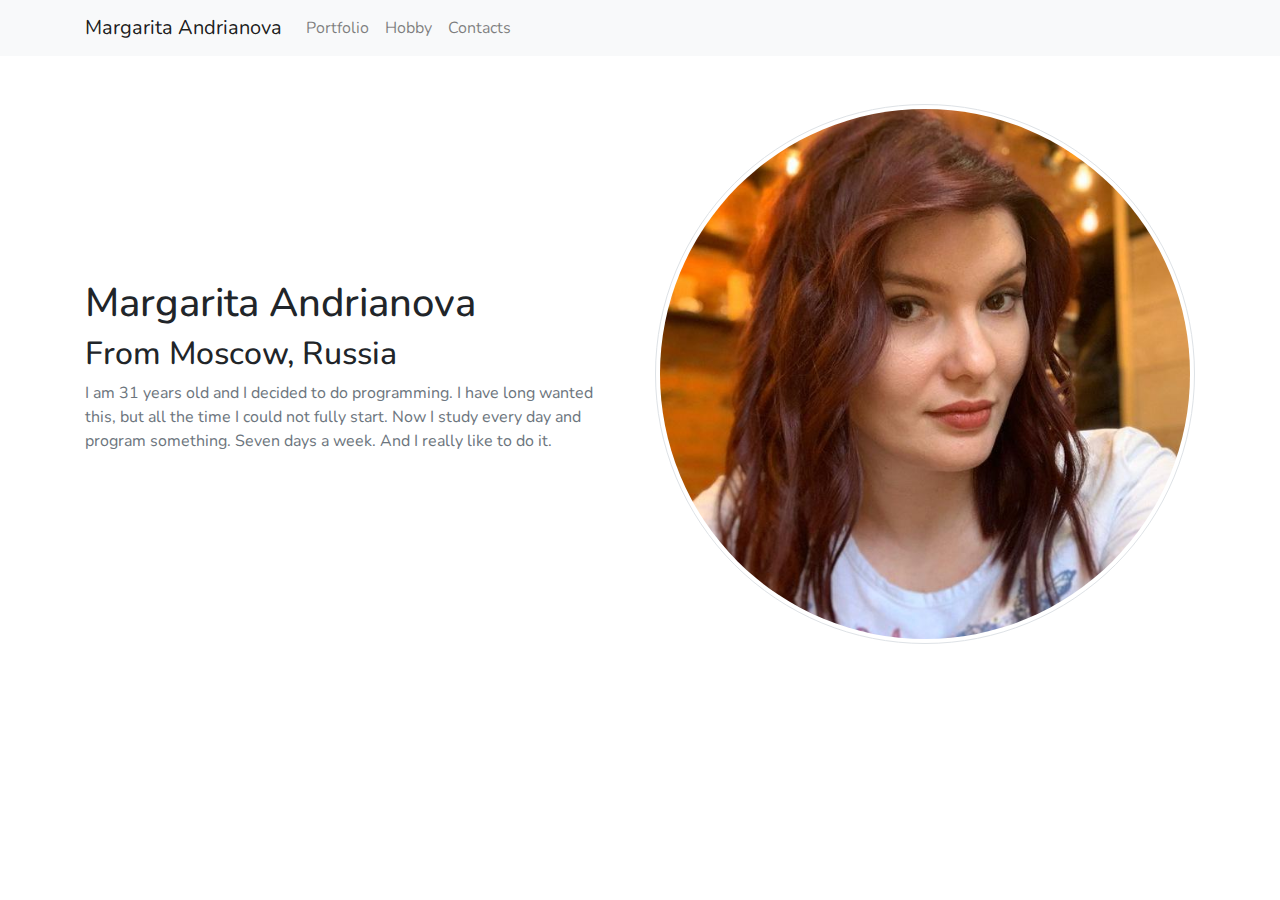
<file: templates/index.html>
<!DOCTYPE html>
<html lang="en">
<head>
    <meta charset="UTF-8">
    <title>Margarita Andrianova Main</title>
    <link rel="stylesheet" href="../css/bootstrap.min.css">
    <link rel="stylesheet" href="../css/styles.css">
    <link rel="stylesheet" href="https://fonts.googleapis.com/css?family=Nunito">
    <link rel="stylesheet" href="https://fonts.googleapis.com/css?family=Indie+Flower">
    <script type="text/javascript" src="../js/jquery-3.5.1.min.js"></script>
    <script type="text/javascript" src="../js/bootstrap.min.js"></script>
</head>
<body>
<div class="container-fluid bg-light">
    <nav class="navbar navbar-expand-lg navbar-light bg-light">
        <div class="container">
            <a class="navbar-brand" href="index.html">Margarita Andrianova</a>
            <button class="navbar-toggler" type="button" data-toggle="collapse" data-target="#navbarNavAltMarkup" aria-controls="navbarNavAltMarkup" aria-expanded="false" aria-label="Toggle navigation">
                <span class="navbar-toggler-icon"></span>
            </button>
            <div class="collapse navbar-collapse" id="navbarNavAltMarkup">
                <div class="navbar-nav">
                  <a class="nav-item nav-link" href="portfolio.html">Portfolio</a>
                  <a class="nav-item nav-link" href="hobby.html">Hobby</a>
                  <a class="nav-item nav-link" href="contacts.html">Contacts</a>
                </div>
            </div>
        </div>
    </nav>
</div>
<div class="container-fluid mx-0 contents">

<div class="container mx-auto my-5">
<div class="row align-content-center">
    <div class="col-md-6 my-auto intro">
        <h1 id="name">Margarita Andrianova</h1>
        <h2>From Moscow, Russia</h2>
        <p class="text-muted">I am 31 years old and I decided to do programming. I have long wanted this, but all the time I could not fully start. Now I study every day and program something. Seven days a week. And I really like to do it.</p>
    </div>
    <div class="col-md-6">
        <img src="../img/photo_2020-02-18_17-15-18.jpg" class="img-thumbnail rounded-circle" alt="me">
    </div>
</div>
</div>



</div>
</body>
</html>
</file>
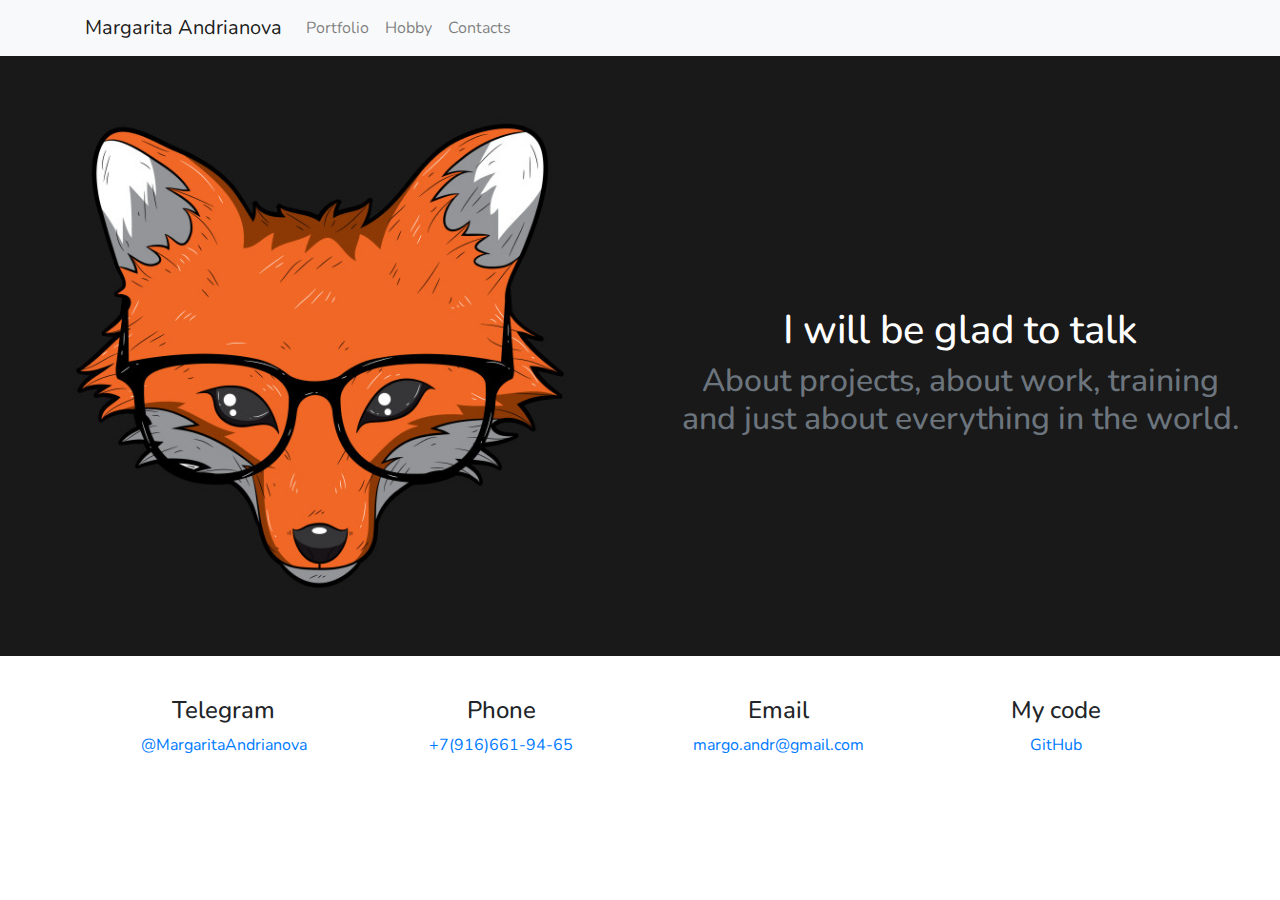
<file: templates/contacts.html>
<!DOCTYPE html>
<html lang="en">
<head>
    <meta charset="UTF-8">
    <title>Margarita Andrianova Contacts</title>
    <link rel="stylesheet" href="../css/bootstrap.min.css">
    <link rel="stylesheet" href="../css/styles.css">
    <link rel="stylesheet" href="https://fonts.googleapis.com/css?family=Nunito">
    <link rel="stylesheet" href="https://fonts.googleapis.com/css?family=Indie+Flower">
    <script type="text/javascript" src="../js/jquery-3.5.1.min.js"></script>
    <script type="text/javascript" src="../js/bootstrap.min.js"></script>
</head>
<body>
<div class="container-fluid bg-light">
    <nav class="navbar navbar-expand-lg navbar-light bg-light">
        <div class="container">
            <a class="navbar-brand" href="index.html">Margarita Andrianova</a>
            <button class="navbar-toggler" type="button" data-toggle="collapse" data-target="#navbarNavAltMarkup" aria-controls="navbarNavAltMarkup" aria-expanded="false" aria-label="Toggle navigation">
                <span class="navbar-toggler-icon"></span>
            </button>
            <div class="collapse navbar-collapse" id="navbarNavAltMarkup">
                <div class="navbar-nav">
                  <a class="nav-item nav-link" href="portfolio.html">Portfolio</a>
                  <a class="nav-item nav-link" href="hobby.html">Hobby</a>
                  <a class="nav-item nav-link" href="contacts.html">Contacts</a>
                </div>
            </div>
        </div>
    </nav>
</div>
<div class="container-fluid mx-0 contents">

<div class="row text-center contacts">
    <div class="col-md-6"><img src="../img/5066930_0.jpg" alt="fox" class="w-100"></div>
    <div class="col-md-6 mx-auto my-auto px-3 py-3">
        <h1>I will be glad to talk</h1>
        <h2 class="text-muted">About&nbsp;projects, about&nbsp;work, training and&nbsp;just about&nbsp;everything in&nbsp;the&nbsp;world.</h2>
    </div>
</div>
<div class="container mx-auto row text-center">
    <div class="col-md-3">
        <h4>Telegram</h4>
        <p><a href="https://t.me/MargaritaAndrianova">@MargaritaAndrianova</a></p>
    </div>
    <div class="col-md-3">
        <h4>Phone</h4>
        <p><a href="tel:+7-916-661-94-65">+7(916)661-94-65</a></p>
    </div>
    <div class="col-md-3">
        <h4>Email</h4>
        <p><a href="mailto:margo.andr@gmail.com">margo.andr@gmail.com</a></p>
    </div>
    <div class="col-md-3">
        <h4>My code</h4>
        <p><a href="https://github.com/mandrianova" target="_blank">GitHub</a></p>
    </div>
</div>


</div>
</body>
</html>
</file>
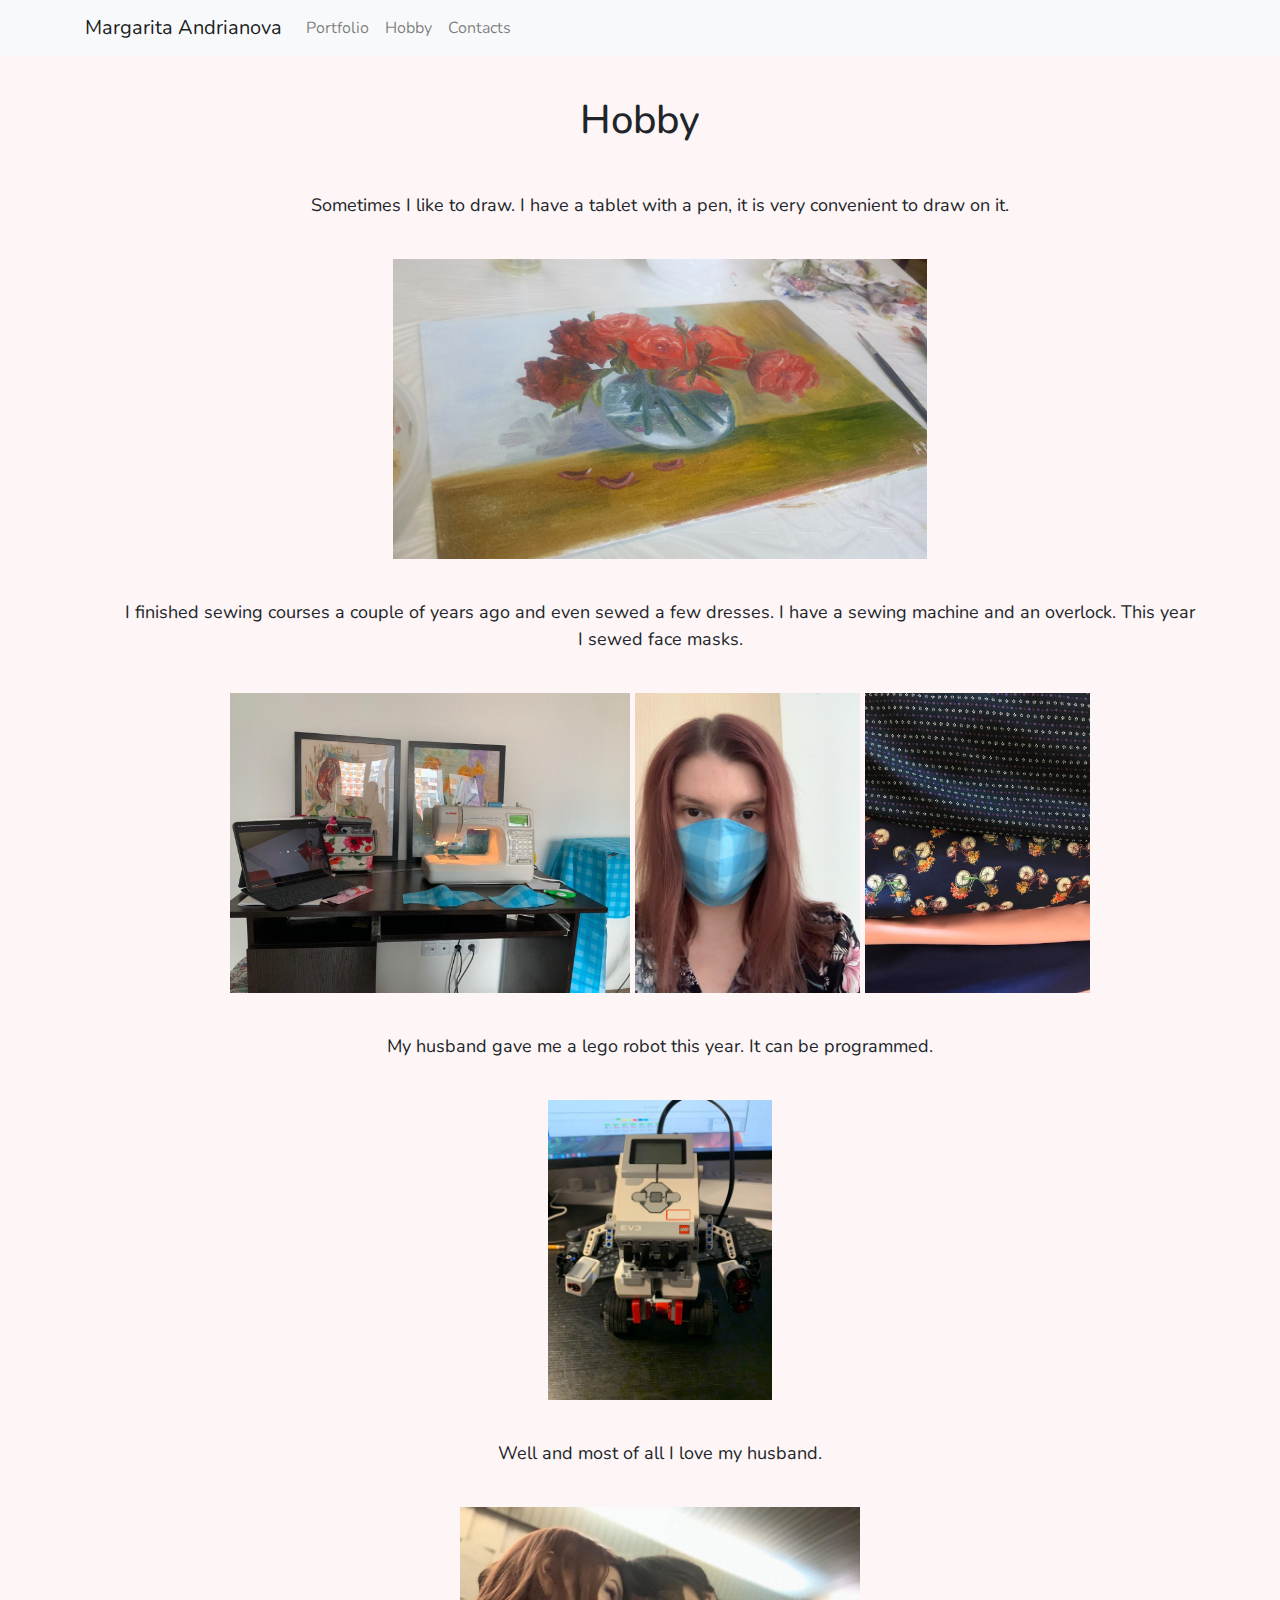
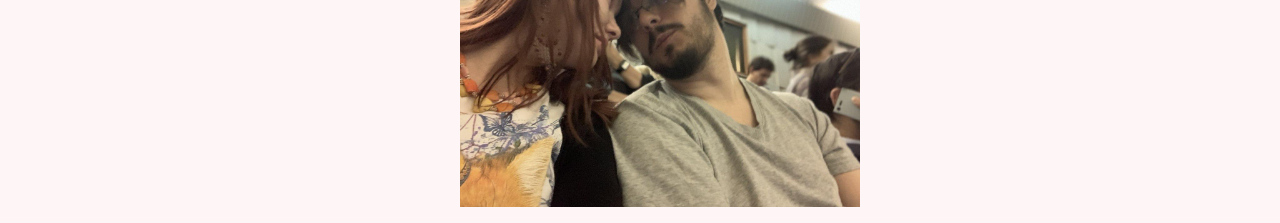
<file: templates/hobby.html>
<!DOCTYPE html>
<html lang="en">
<head>
    <meta charset="UTF-8">
    <title>Margarita Andrianova Hobby</title>
    <link rel="stylesheet" href="../css/bootstrap.min.css">
    <link rel="stylesheet" href="../css/styles.css">
    <link rel="stylesheet" href="https://fonts.googleapis.com/css?family=Nunito">
    <link rel="stylesheet" href="https://fonts.googleapis.com/css?family=Indie+Flower">
    <script type="text/javascript" src="../js/jquery-3.5.1.min.js"></script>
    <script type="text/javascript" src="../js/bootstrap.min.js"></script>
</head>
<body>
<div class="container-fluid bg-light">
    <nav class="navbar navbar-expand-lg navbar-light bg-light">
        <div class="container">
            <a class="navbar-brand" href="index.html">Margarita Andrianova</a>
            <button class="navbar-toggler" type="button" data-toggle="collapse" data-target="#navbarNavAltMarkup" aria-controls="navbarNavAltMarkup" aria-expanded="false" aria-label="Toggle navigation">
                <span class="navbar-toggler-icon"></span>
            </button>
            <div class="collapse navbar-collapse" id="navbarNavAltMarkup">
                <div class="navbar-nav">
                  <a class="nav-item nav-link" href="portfolio.html">Portfolio</a>
                  <a class="nav-item nav-link" href="hobby.html">Hobby</a>
                  <a class="nav-item nav-link" href="contacts.html">Contacts</a>
                </div>
            </div>
        </div>
    </nav>
</div>
<div class="container-fluid mx-0 contents">

    <div class=" row hobby">
    <div class="container">
        <div class="row mx-auto">
            <h1 class="mx-auto">Hobby</h1>
            <ul>
                <li>Sometimes I like to draw. I have a tablet with a pen, it is very convenient to draw on it.</li>
                    <img src="../img/qgdBM2FVlQ0.jpg" alt="draw" class="img-fluid">
                <li>I finished sewing courses a couple of years ago and even sewed a few dresses. I have a sewing machine and an overlock. This year I sewed face masks.</li>
                    <img src="../img/photo_2020-04-01_15-35-53.jpg" alt="sew" class="img-fluid">
                    <img src="../img/photo_2020-05-21_20-35-57.jpg" alt="draw" class="img-fluid">
                    <img src="../img/17861581_1364364996942413_3584158918888194635_n.jpg" alt="draw" class="img-fluid">
                <li>My husband gave me a lego robot this year. It can be programmed.</li>
                <img src="../img/photo_2020-05-21_15-03-25.jpg" alt="robot" class="img-fluid">
                <li>Well and most of all I love my husband.</li>
                <img src="../img/photo_2020-05-21_20-32-01.jpg" alt="draw" class="img-fluid">
            </ul>
    </div>

    </div>
    </div>



</div>
</body>
</html>
</file>
<file: css/styles.css>
body {
  font-family: Nunito, serif;
}

h1 {
  margin-top: 40px;
}

.contacts {
  background-color: #191919;
  margin-bottom: 40px;
  vertical-align: center;
  color: white;
}

.contacts img {
  max-width: 600px;
}

.hobby {
  text-align: center;
  background-color: #fdf5f6;
}

.hobby img {
  max-height: 300px;
}

.hobby ul {
  list-style-type: none;
  font-size: large;
}

.hobby li {
  margin-top: 40px;
  margin-bottom: 40px;
}

#name {
  margin-top: 0;
}

@media print {
  a {
    color: black;
  }
}
table {
  margin-top: 40px;
}

.projects, .role, .company, .year {
  color: #dc3545;
}

.year {
  font-family: Indie Flower, serif;
  font-size: 24px;
}

.company {
  font-weight: bold;
  min-width: 150px;
}

.role {
  min-width: 200px;
}

.projects {
  font-family: Indie Flower, serif;
  font-size: 24px;
}

/*# sourceMappingURL=styles.css.map */
</file>
